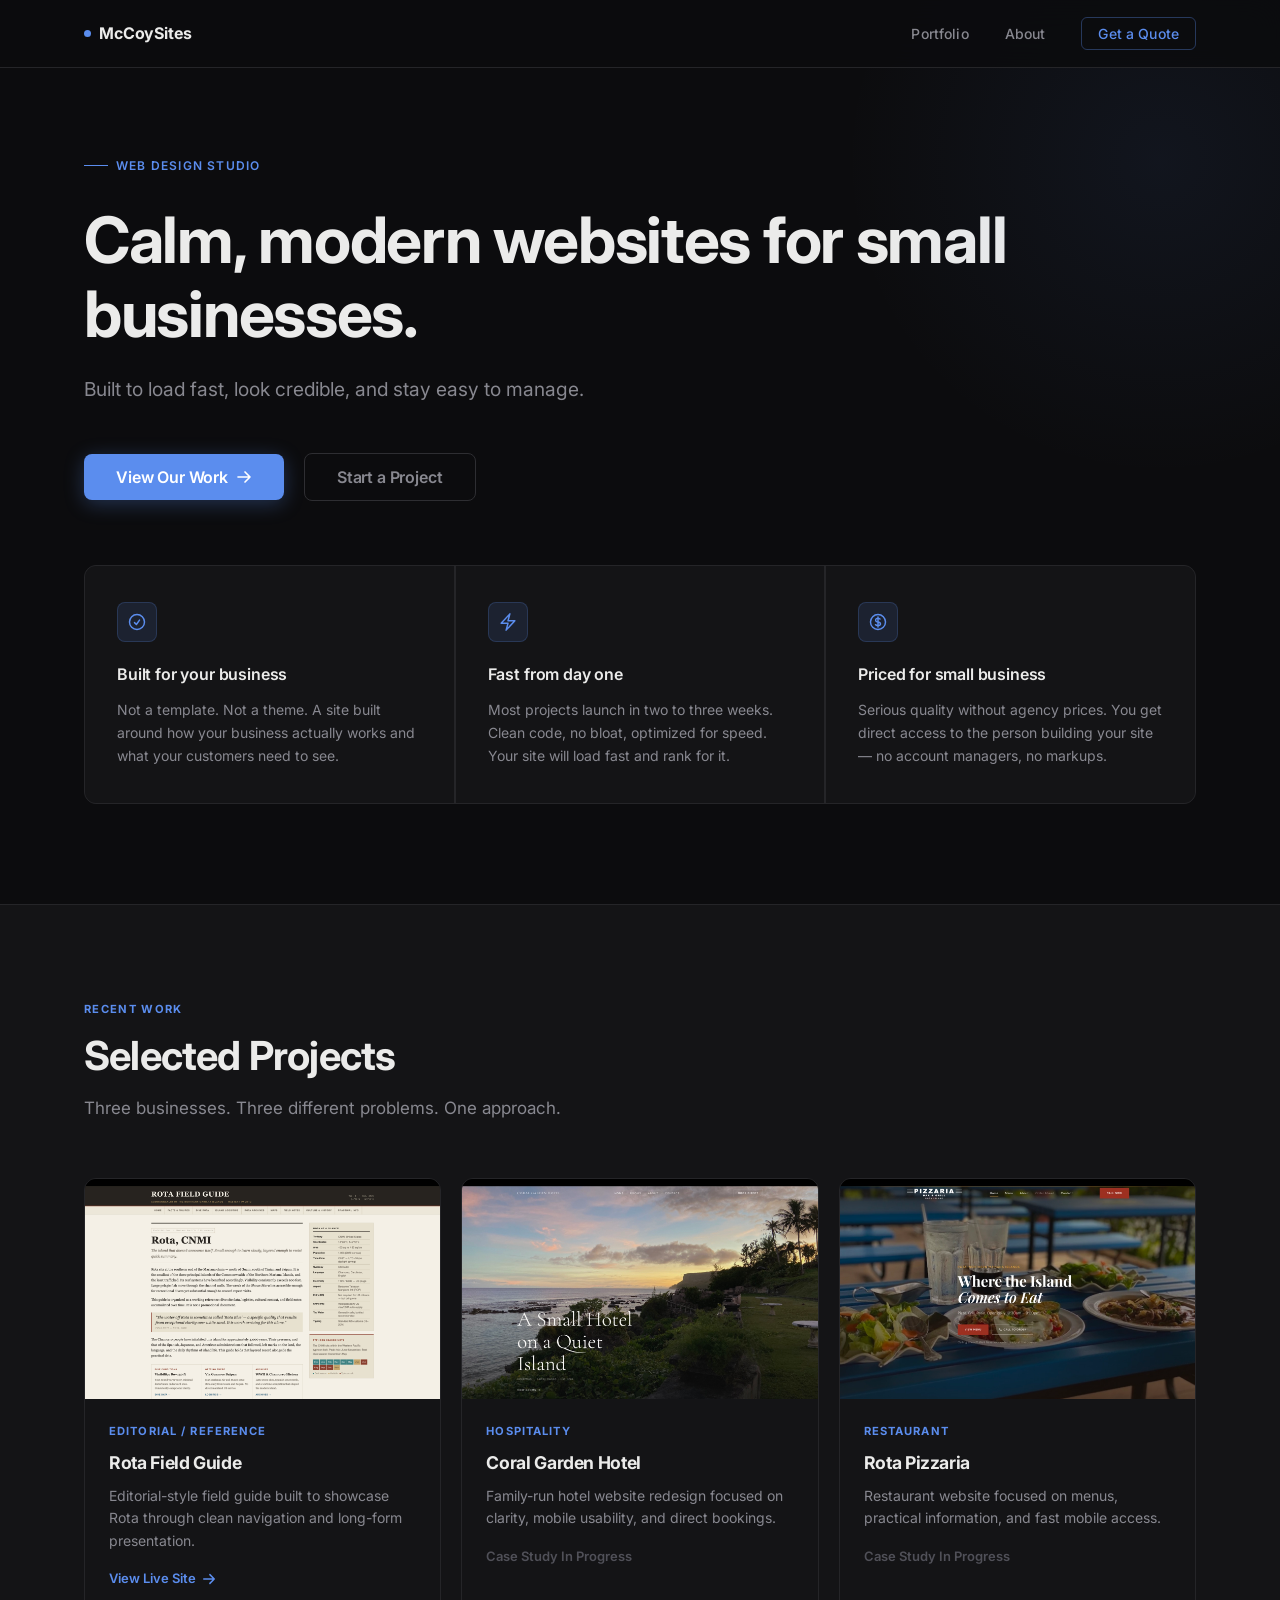
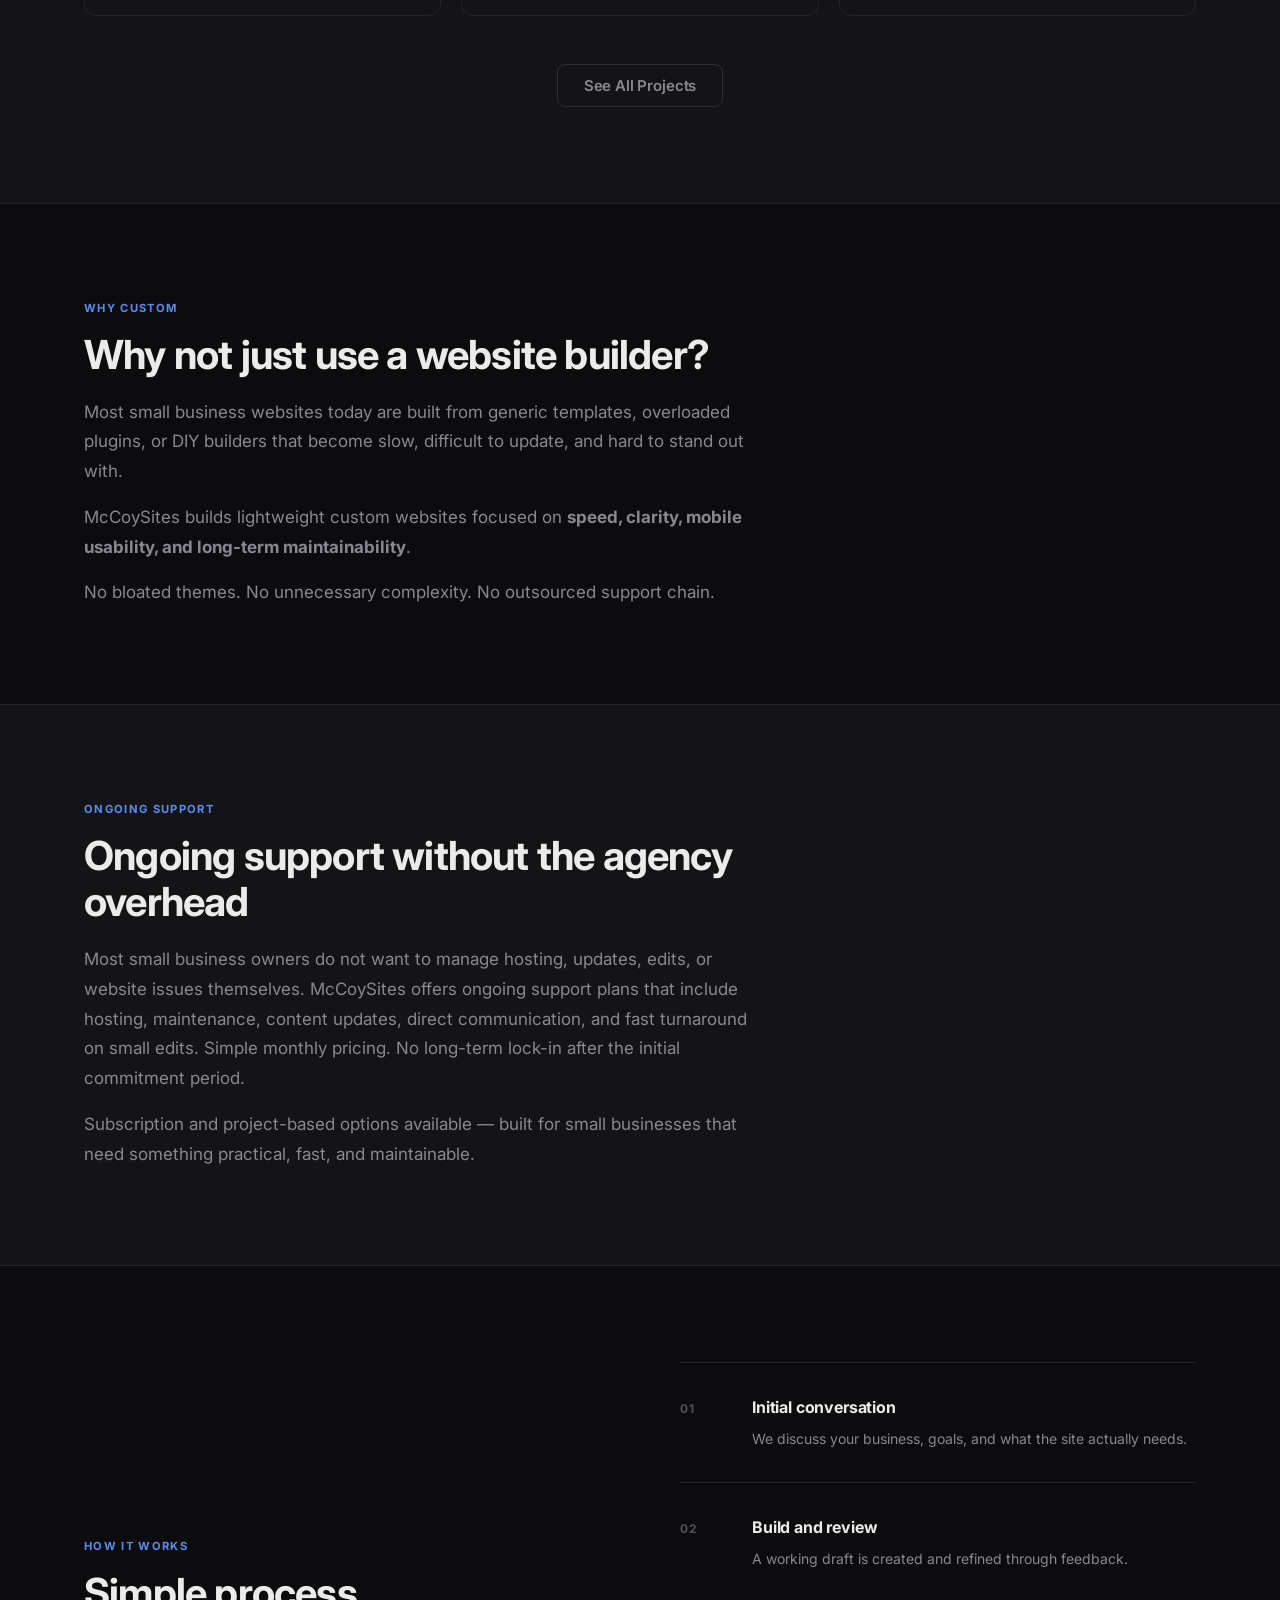
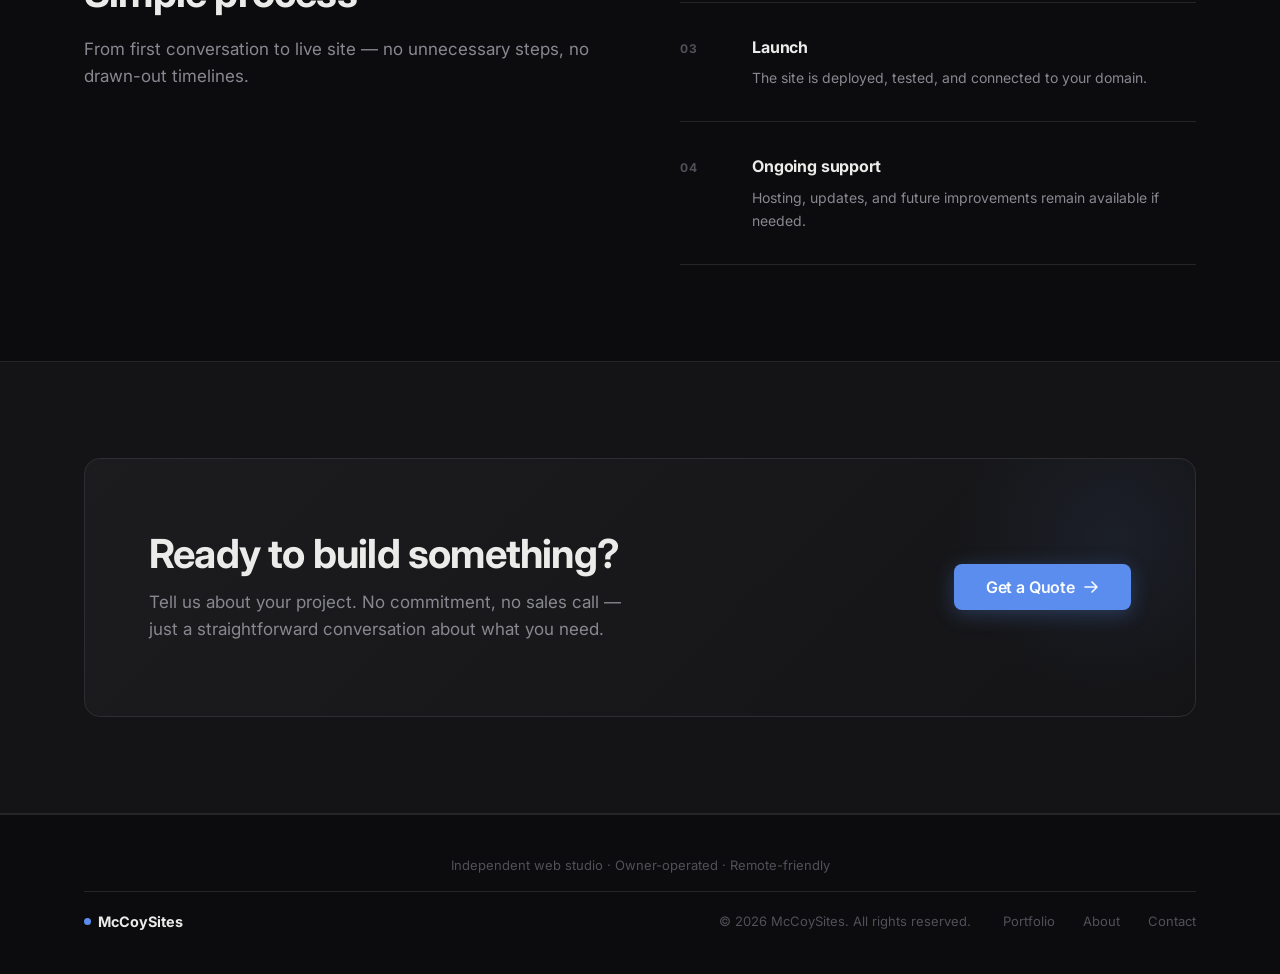
<file: index.html>
<!DOCTYPE html>
<html lang="en">
<head>
  <meta charset="UTF-8" />
  <meta name="viewport" content="width=device-width, initial-scale=1.0" />
  <title>McCoySites — Web Design for Small Business</title>
  <meta name="description" content="Professional web design for small businesses. Clean, modern sites built fast. No agency overhead." />

  <!-- Fonts -->
  <link rel="preconnect" href="https://fonts.googleapis.com" />
  <link rel="preconnect" href="https://fonts.gstatic.com" crossorigin />
  <link href="https://fonts.googleapis.com/css2?family=Inter:wght@400;500;600;700;800&display=swap" rel="stylesheet" />

  <link rel="stylesheet" href="css/styles.css" />
</head>
<body>

  <!-- ── Navigation ──────────────────────────────────────── -->
  <nav class="nav">
    <div class="container nav__inner">
      <a href="index.html" class="nav__logo">
        <span class="nav__logo-dot"></span>
        McCoySites
      </a>
      <ul class="nav__links">
        <li><a href="portfolio.html">Portfolio</a></li>
        <li><a href="about.html">About</a></li>
        <li><a href="contact.html" class="nav__cta">Get a Quote</a></li>
      </ul>
      <button class="nav__toggle" aria-label="Toggle navigation" onclick="document.querySelector('.nav__links').classList.toggle('open')">
        <span></span><span></span><span></span>
      </button>
    </div>
  </nav>

  <!-- ── Hero ────────────────────────────────────────────── -->
  <section class="hero">
    <div class="container">
      <span class="hero__label">Web Design Studio</span>
      <h1 class="hero__headline">
        Calm, modern websites for small businesses.
      </h1>
      <p class="hero__sub">
        Built to load fast, look credible, and stay easy to manage.
      </p>
      <div class="hero__actions">
        <a href="portfolio.html" class="btn btn--primary btn--lg">
          View Our Work
          <svg xmlns="http://www.w3.org/2000/svg" fill="none" viewBox="0 0 24 24" stroke="currentColor" stroke-width="2.5"><path stroke-linecap="round" stroke-linejoin="round" d="M13.5 4.5L21 12m0 0l-7.5 7.5M21 12H3"/></svg>
        </a>
        <a href="contact.html" class="btn btn--ghost btn--lg">Start a Project</a>
      </div>

      <!-- Value props -->
      <div class="features">
        <div class="feature">
          <div class="feature__icon">
            <svg xmlns="http://www.w3.org/2000/svg" fill="none" viewBox="0 0 24 24" stroke="currentColor" stroke-width="1.75"><path stroke-linecap="round" stroke-linejoin="round" d="M9 12.75L11.25 15 15 9.75M21 12a9 9 0 11-18 0 9 9 0 0118 0z"/></svg>
          </div>
          <div class="feature__title">Built for your business</div>
          <p class="feature__body">Not a template. Not a theme. A site built around how your business actually works and what your customers need to see.</p>
        </div>
        <div class="feature">
          <div class="feature__icon">
            <svg xmlns="http://www.w3.org/2000/svg" fill="none" viewBox="0 0 24 24" stroke="currentColor" stroke-width="1.75"><path stroke-linecap="round" stroke-linejoin="round" d="M3.75 13.5l10.5-11.25L12 10.5h8.25L9.75 21.75 12 13.5H3.75z"/></svg>
          </div>
          <div class="feature__title">Fast from day one</div>
          <p class="feature__body">Most projects launch in two to three weeks. Clean code, no bloat, optimized for speed. Your site will load fast and rank for it.</p>
        </div>
        <div class="feature">
          <div class="feature__icon">
            <svg xmlns="http://www.w3.org/2000/svg" fill="none" viewBox="0 0 24 24" stroke="currentColor" stroke-width="1.75"><path stroke-linecap="round" stroke-linejoin="round" d="M12 6v12m-3-2.818l.879.659c1.171.879 3.07.879 4.242 0 1.172-.879 1.172-2.303 0-3.182C13.536 12.219 12.768 12 12 12c-.725 0-1.45-.22-2.003-.659-1.106-.879-1.106-2.303 0-3.182s2.9-.879 4.006 0l.415.33M21 12a9 9 0 11-18 0 9 9 0 0118 0z"/></svg>
          </div>
          <div class="feature__title">Priced for small business</div>
          <p class="feature__body">Serious quality without agency prices. You get direct access to the person building your site — no account managers, no markups.</p>
        </div>
      </div>
    </div>
  </section>

  <!-- ── Portfolio Preview ────────────────────────────────── -->
  <section class="section section--alt">
    <div class="container">
      <div class="section-header">
        <div class="section-header__label">Recent Work</div>
        <h2 class="section-header__title">Selected Projects</h2>
        <p class="section-header__body">Three businesses. Three different problems. One approach.</p>
      </div>

      <div class="portfolio-grid portfolio-grid--equal">

        <!-- Rota Field Guide -->
        <a class="portfolio-card" href="https://www.rotafieldguide.com" target="_blank" rel="noopener noreferrer" style="display: block; text-decoration: none;">
          <div class="portfolio-card__thumb">
            <img
              src="images/rotafieldguide-thumb.jpg"
              alt="Rota Field Guide — screenshot of the homepage"
              loading="lazy"
            />
          </div>
          <div class="portfolio-card__body">
            <div class="portfolio-card__category">Editorial / Reference</div>
            <div class="portfolio-card__title">Rota Field Guide</div>
            <p class="portfolio-card__desc">Editorial-style field guide built to showcase Rota through clean navigation and long-form presentation.</p>
            <span class="portfolio-card__link">
              View Live Site
              <svg xmlns="http://www.w3.org/2000/svg" fill="none" viewBox="0 0 24 24" stroke="currentColor" stroke-width="2.5" width="14" height="14"><path stroke-linecap="round" stroke-linejoin="round" d="M13.5 4.5L21 12m0 0l-7.5 7.5M21 12H3"/></svg>
            </span>
          </div>
        </a>

        <!-- Coral Garden Hotel -->
        <div class="portfolio-card">
          <div class="portfolio-card__thumb">
            <img
              src="images/coralgardenhotel-thumb.jpg"
              alt="Coral Garden Hotel — screenshot of the homepage"
              loading="lazy"
            />
          </div>
          <div class="portfolio-card__body">
            <div class="portfolio-card__category">Hospitality</div>
            <div class="portfolio-card__title">Coral Garden Hotel</div>
            <p class="portfolio-card__desc">Family-run hotel website redesign focused on clarity, mobile usability, and direct bookings.</p>
            <span class="portfolio-card__link" style="color: var(--text-3); cursor: default;">
              Case Study In Progress
            </span>
          </div>
        </div>

        <!-- Rota Pizzaria -->
        <div class="portfolio-card">
          <div class="portfolio-card__thumb">
            <img
              src="images/rotapizzariathumb.jpg"
              alt="Rota Pizzaria — screenshot of the homepage"
              loading="lazy"
            />
          </div>
          <div class="portfolio-card__body">
            <div class="portfolio-card__category">Restaurant</div>
            <div class="portfolio-card__title">Rota Pizzaria</div>
            <p class="portfolio-card__desc">Restaurant website focused on menus, practical information, and fast mobile access.</p>
            <span class="portfolio-card__link" style="color: var(--text-3); cursor: default;">
              Case Study In Progress
            </span>
          </div>
        </div>

      </div>

      <div style="margin-top: 48px; text-align: center;">
        <a href="portfolio.html" class="btn btn--ghost">See All Projects</a>
      </div>
    </div>
  </section>

  <!-- ── Why Custom ───────────────────────────────────────── -->
  <section class="section">
    <div class="container">
      <div style="max-width: 720px;">
        <div class="section-header__label" style="font-size: 0.7rem; font-weight: 700; letter-spacing: 0.12em; text-transform: uppercase; color: var(--accent); margin-bottom: 14px;">Why Custom</div>
        <h2 style="margin-bottom: 20px;">Why not just use a website builder?</h2>
        <p style="font-size: 1.0625rem; color: var(--text-2); line-height: 1.75; margin-bottom: 16px;">
          Most small business websites today are built from generic templates, overloaded plugins, or DIY builders that become slow, difficult to update, and hard to stand out with.
        </p>
        <p style="font-size: 1.0625rem; color: var(--text-2); line-height: 1.75; margin-bottom: 16px;">
          McCoySites builds lightweight custom websites focused on <strong>speed, clarity, mobile usability, and long-term maintainability</strong>.
        </p>
        <p style="font-size: 1.0625rem; color: var(--text-2); line-height: 1.75;">
          No bloated themes. No unnecessary complexity. No outsourced support chain.
        </p>
      </div>
    </div>
  </section>

  <!-- ── Ongoing Support ───────────────────────────────────── -->
  <section class="section section--alt">
    <div class="container">
      <div style="max-width: 720px;">
        <div class="section-header__label" style="font-size: 0.7rem; font-weight: 700; letter-spacing: 0.12em; text-transform: uppercase; color: var(--accent); margin-bottom: 14px;">Ongoing Support</div>
        <h2 style="margin-bottom: 20px;">Ongoing support without the agency overhead</h2>
        <p style="font-size: 1.0625rem; color: var(--text-2); line-height: 1.75;">
          Most small business owners do not want to manage hosting, updates, edits, or website issues themselves. McCoySites offers ongoing support plans that include hosting, maintenance, content updates, direct communication, and fast turnaround on small edits. Simple monthly pricing. No long-term lock-in after the initial commitment period.
        </p>
        <p style="font-size: 1.0625rem; color: var(--text-2); line-height: 1.75; margin-top: 16px;">
          Subscription and project-based options available — built for small businesses that need something practical, fast, and maintainable.
        </p>
      </div>
    </div>
  </section>

  <!-- ── Process ───────────────────────────────────────────── -->
  <section class="section">
    <div class="container">
      <div class="how-it-works-grid">
        <div>
          <div class="section-header__label" style="font-size: 0.7rem; font-weight: 700; letter-spacing: 0.12em; text-transform: uppercase; color: var(--accent); margin-bottom: 14px;">How It Works</div>
          <h2 style="margin-bottom: 20px;">Simple process</h2>
          <p style="font-size: 1.0625rem; color: var(--text-2);">From first conversation to live site — no unnecessary steps, no drawn-out timelines.</p>
        </div>

        <div class="about-process">
          <div class="process-step">
            <div class="process-step__num">01</div>
            <div>
              <div class="process-step__title">Initial conversation</div>
              <p class="process-step__body">We discuss your business, goals, and what the site actually needs.</p>
            </div>
          </div>
          <div class="process-step">
            <div class="process-step__num">02</div>
            <div>
              <div class="process-step__title">Build and review</div>
              <p class="process-step__body">A working draft is created and refined through feedback.</p>
            </div>
          </div>
          <div class="process-step">
            <div class="process-step__num">03</div>
            <div>
              <div class="process-step__title">Launch</div>
              <p class="process-step__body">The site is deployed, tested, and connected to your domain.</p>
            </div>
          </div>
          <div class="process-step">
            <div class="process-step__num">04</div>
            <div>
              <div class="process-step__title">Ongoing support</div>
              <p class="process-step__body">Hosting, updates, and future improvements remain available if needed.</p>
            </div>
          </div>
        </div>
      </div>
    </div>
  </section>

  <!-- ── CTA Band ─────────────────────────────────────────── -->
  <section class="section section--alt">
    <div class="container">
      <div class="cta-band">
        <div class="cta-band__text">
          <h2>Ready to build something?</h2>
          <p>Tell us about your project. No commitment, no sales call — just a straightforward conversation about what you need.</p>
        </div>
        <a href="contact.html" class="btn btn--primary btn--lg" style="white-space: nowrap; flex-shrink: 0;">
          Get a Quote
          <svg xmlns="http://www.w3.org/2000/svg" fill="none" viewBox="0 0 24 24" stroke="currentColor" stroke-width="2.5"><path stroke-linecap="round" stroke-linejoin="round" d="M13.5 4.5L21 12m0 0l-7.5 7.5M21 12H3"/></svg>
        </a>
      </div>
    </div>
  </section>

  <!-- ── Footer ───────────────────────────────────────────── -->
  <footer class="footer">
    <div class="container">
      <p class="footer__tagline">Independent web studio · Owner-operated · Remote-friendly</p>
    </div>
    <div class="container footer__inner">
      <div class="footer__logo">
        <span class="nav__logo-dot"></span>
        McCoySites
      </div>
      <p class="footer__copy">© <span id="footer-year"></span> McCoySites. All rights reserved.</p>
      <script>document.getElementById('footer-year').textContent = new Date().getFullYear();</script>
      <ul class="footer__links">
        <li><a href="portfolio.html">Portfolio</a></li>
        <li><a href="about.html">About</a></li>
        <li><a href="contact.html">Contact</a></li>
      </ul>
    </div>
  </footer>

</body>
</html>
</file>
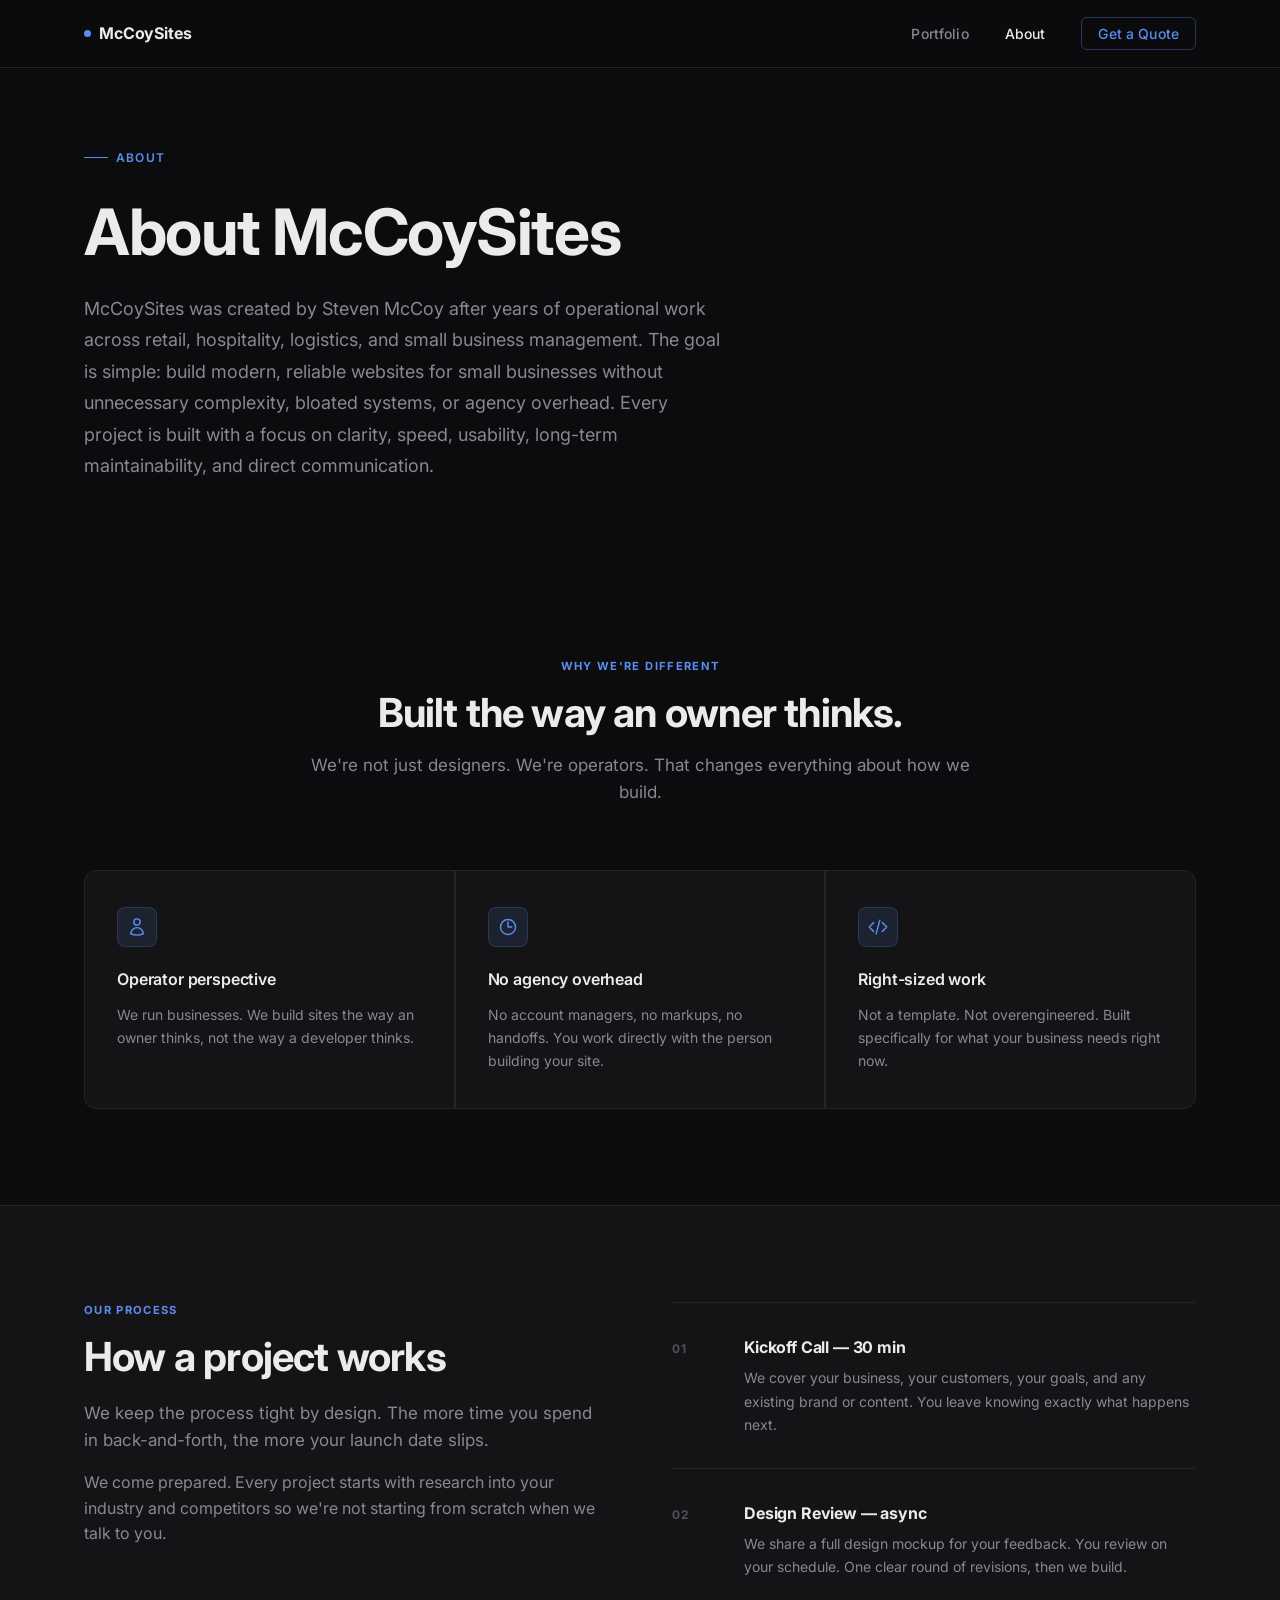
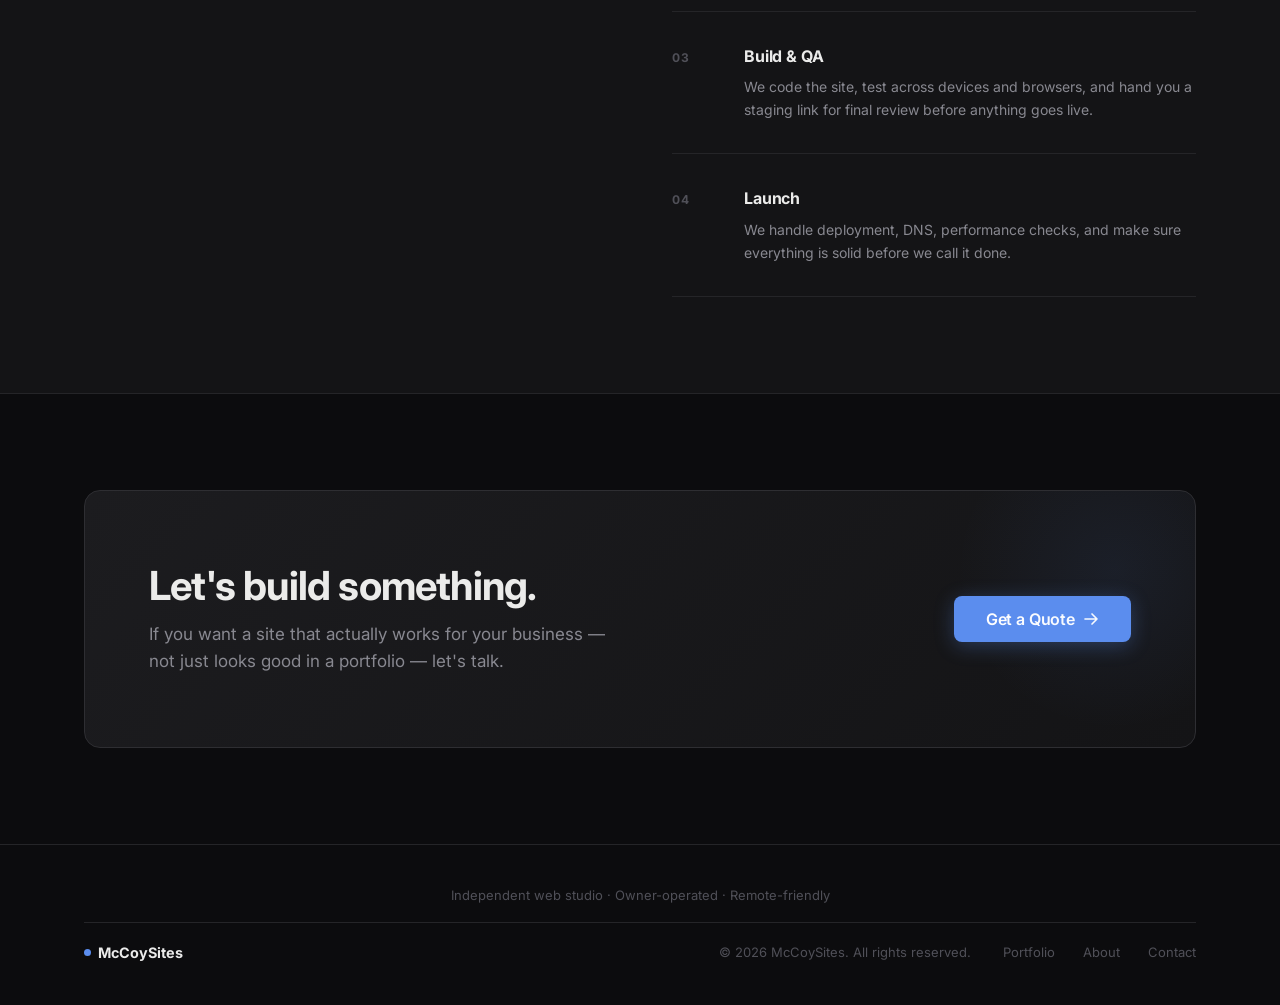
<file: about.html>
<!DOCTYPE html>
<html lang="en">
<head>
  <meta charset="UTF-8" />
  <meta name="viewport" content="width=device-width, initial-scale=1.0" />
  <title>About — McCoySites</title>
  <meta name="description" content="McCoySites is a one-person web design studio. Building for the web since 1998. No agency overhead — you work directly with the person building your site." />

  <link rel="preconnect" href="https://fonts.googleapis.com" />
  <link rel="preconnect" href="https://fonts.gstatic.com" crossorigin />
  <link href="https://fonts.googleapis.com/css2?family=Inter:wght@400;500;600;700;800&display=swap" rel="stylesheet" />

  <link rel="stylesheet" href="css/styles.css" />
</head>
<body>

  <!-- ── Navigation ──────────────────────────────────────── -->
  <nav class="nav">
    <div class="container nav__inner">
      <a href="index.html" class="nav__logo">
        <span class="nav__logo-dot"></span>
        McCoySites
      </a>
      <ul class="nav__links">
        <li><a href="portfolio.html">Portfolio</a></li>
        <li><a href="about.html" class="active">About</a></li>
        <li><a href="contact.html" class="nav__cta">Get a Quote</a></li>
      </ul>
      <button class="nav__toggle" aria-label="Toggle navigation" onclick="document.querySelector('.nav__links').classList.toggle('open')">
        <span></span><span></span><span></span>
      </button>
    </div>
  </nav>

  <!-- ── About Hero ──────────────────────────────────────── -->
  <section class="about-hero">
    <div class="container">
      <span class="hero__label">About</span>
      <h1 style="margin-bottom: 24px; max-width: 18ch;">About McCoySites</h1>
      <p style="font-size: 1.125rem; color: var(--text-2); max-width: 58ch; line-height: 1.75;">
        McCoySites was created by Steven McCoy after years of operational work across retail, hospitality, logistics, and small business management. The goal is simple: build modern, reliable websites for small businesses without unnecessary complexity, bloated systems, or agency overhead. Every project is built with a focus on clarity, speed, usability, long-term maintainability, and direct communication.
      </p>
    </div>
  </section>

  <!-- ── Why We're Different ─────────────────────────────── -->
  <section class="section">
    <div class="container">
      <div style="max-width: 680px; margin: 0 auto; text-align: center; margin-bottom: 64px;">
        <div class="section-header__label" style="font-size: 0.7rem; font-weight: 700; letter-spacing: 0.12em; text-transform: uppercase; color: var(--accent); margin-bottom: 14px;">Why We're Different</div>
        <h2 style="margin-bottom: 16px;">Built the way an owner thinks.</h2>
        <p style="font-size: 1.0625rem; color: var(--text-2);">We're not just designers. We're operators. That changes everything about how we build.</p>
      </div>

      <div class="features">
        <div class="feature">
          <div class="feature__icon">
            <svg xmlns="http://www.w3.org/2000/svg" fill="none" viewBox="0 0 24 24" stroke="currentColor" stroke-width="1.75"><path stroke-linecap="round" stroke-linejoin="round" d="M15.75 6a3.75 3.75 0 11-7.5 0 3.75 3.75 0 017.5 0zM4.501 20.118a7.5 7.5 0 0114.998 0A17.933 17.933 0 0112 21.75c-2.676 0-5.216-.584-7.499-1.632z"/></svg>
          </div>
          <div class="feature__title">Operator perspective</div>
          <p class="feature__body">We run businesses. We build sites the way an owner thinks, not the way a developer thinks.</p>
        </div>
        <div class="feature">
          <div class="feature__icon">
            <svg xmlns="http://www.w3.org/2000/svg" fill="none" viewBox="0 0 24 24" stroke="currentColor" stroke-width="1.75"><path stroke-linecap="round" stroke-linejoin="round" d="M12 6v6h4.5m4.5 0a9 9 0 11-18 0 9 9 0 0118 0z"/></svg>
          </div>
          <div class="feature__title">No agency overhead</div>
          <p class="feature__body">No account managers, no markups, no handoffs. You work directly with the person building your site.</p>
        </div>
        <div class="feature">
          <div class="feature__icon">
            <svg xmlns="http://www.w3.org/2000/svg" fill="none" viewBox="0 0 24 24" stroke="currentColor" stroke-width="1.75"><path stroke-linecap="round" stroke-linejoin="round" d="M17.25 6.75L22.5 12l-5.25 5.25m-10.5 0L1.5 12l5.25-5.25m7.5-3l-4.5 16.5"/></svg>
          </div>
          <div class="feature__title">Right-sized work</div>
          <p class="feature__body">Not a template. Not overengineered. Built specifically for what your business needs right now.</p>
        </div>
      </div>
    </div>
  </section>

  <!-- ── How We Work ──────────────────────────────────────── -->
  <section class="section section--alt">
    <div class="container">
      <div class="about-grid" style="gap: 64px;">
        <div>
          <div class="section-header__label" style="font-size: 0.7rem; font-weight: 700; letter-spacing: 0.12em; text-transform: uppercase; color: var(--accent); margin-bottom: 14px;">Our Process</div>
          <h2 style="margin-bottom: 20px;">How a project works</h2>
          <p style="font-size: 1.0625rem; margin-bottom: 16px;">
            We keep the process tight by design. The more time you spend in back-and-forth, the more your launch date slips.
          </p>
          <p>
            We come prepared. Every project starts with research into your industry and competitors so we're not starting from scratch when we talk to you.
          </p>
        </div>

        <div class="about-process">
          <div class="process-step">
            <div class="process-step__num">01</div>
            <div>
              <div class="process-step__title">Kickoff Call — 30 min</div>
              <p class="process-step__body">We cover your business, your customers, your goals, and any existing brand or content. You leave knowing exactly what happens next.</p>
            </div>
          </div>
          <div class="process-step">
            <div class="process-step__num">02</div>
            <div>
              <div class="process-step__title">Design Review — async</div>
              <p class="process-step__body">We share a full design mockup for your feedback. You review on your schedule. One clear round of revisions, then we build.</p>
            </div>
          </div>
          <div class="process-step">
            <div class="process-step__num">03</div>
            <div>
              <div class="process-step__title">Build & QA</div>
              <p class="process-step__body">We code the site, test across devices and browsers, and hand you a staging link for final review before anything goes live.</p>
            </div>
          </div>
          <div class="process-step">
            <div class="process-step__num">04</div>
            <div>
              <div class="process-step__title">Launch</div>
              <p class="process-step__body">We handle deployment, DNS, performance checks, and make sure everything is solid before we call it done.</p>
            </div>
          </div>
        </div>
      </div>
    </div>
  </section>

  <!-- ── CTA ─────────────────────────────────────────────── -->
  <section class="section">
    <div class="container">
      <div class="cta-band">
        <div class="cta-band__text">
          <h2>Let's build something.</h2>
          <p>If you want a site that actually works for your business — not just looks good in a portfolio — let's talk.</p>
        </div>
        <a href="contact.html" class="btn btn--primary btn--lg" style="white-space: nowrap; flex-shrink: 0;">
          Get a Quote
          <svg xmlns="http://www.w3.org/2000/svg" fill="none" viewBox="0 0 24 24" stroke="currentColor" stroke-width="2.5"><path stroke-linecap="round" stroke-linejoin="round" d="M13.5 4.5L21 12m0 0l-7.5 7.5M21 12H3"/></svg>
        </a>
      </div>
    </div>
  </section>

  <!-- ── Footer ───────────────────────────────────────────── -->
  <footer class="footer">
    <div class="container">
      <p class="footer__tagline">Independent web studio · Owner-operated · Remote-friendly</p>
    </div>
    <div class="container footer__inner">
      <div class="footer__logo">
        <span class="nav__logo-dot"></span>
        McCoySites
      </div>
      <p class="footer__copy">© <span id="footer-year"></span> McCoySites. All rights reserved.</p>
      <script>document.getElementById('footer-year').textContent = new Date().getFullYear();</script>
      <ul class="footer__links">
        <li><a href="portfolio.html">Portfolio</a></li>
        <li><a href="about.html">About</a></li>
        <li><a href="contact.html">Contact</a></li>
      </ul>
    </div>
  </footer>

</body>
</html>
</file>
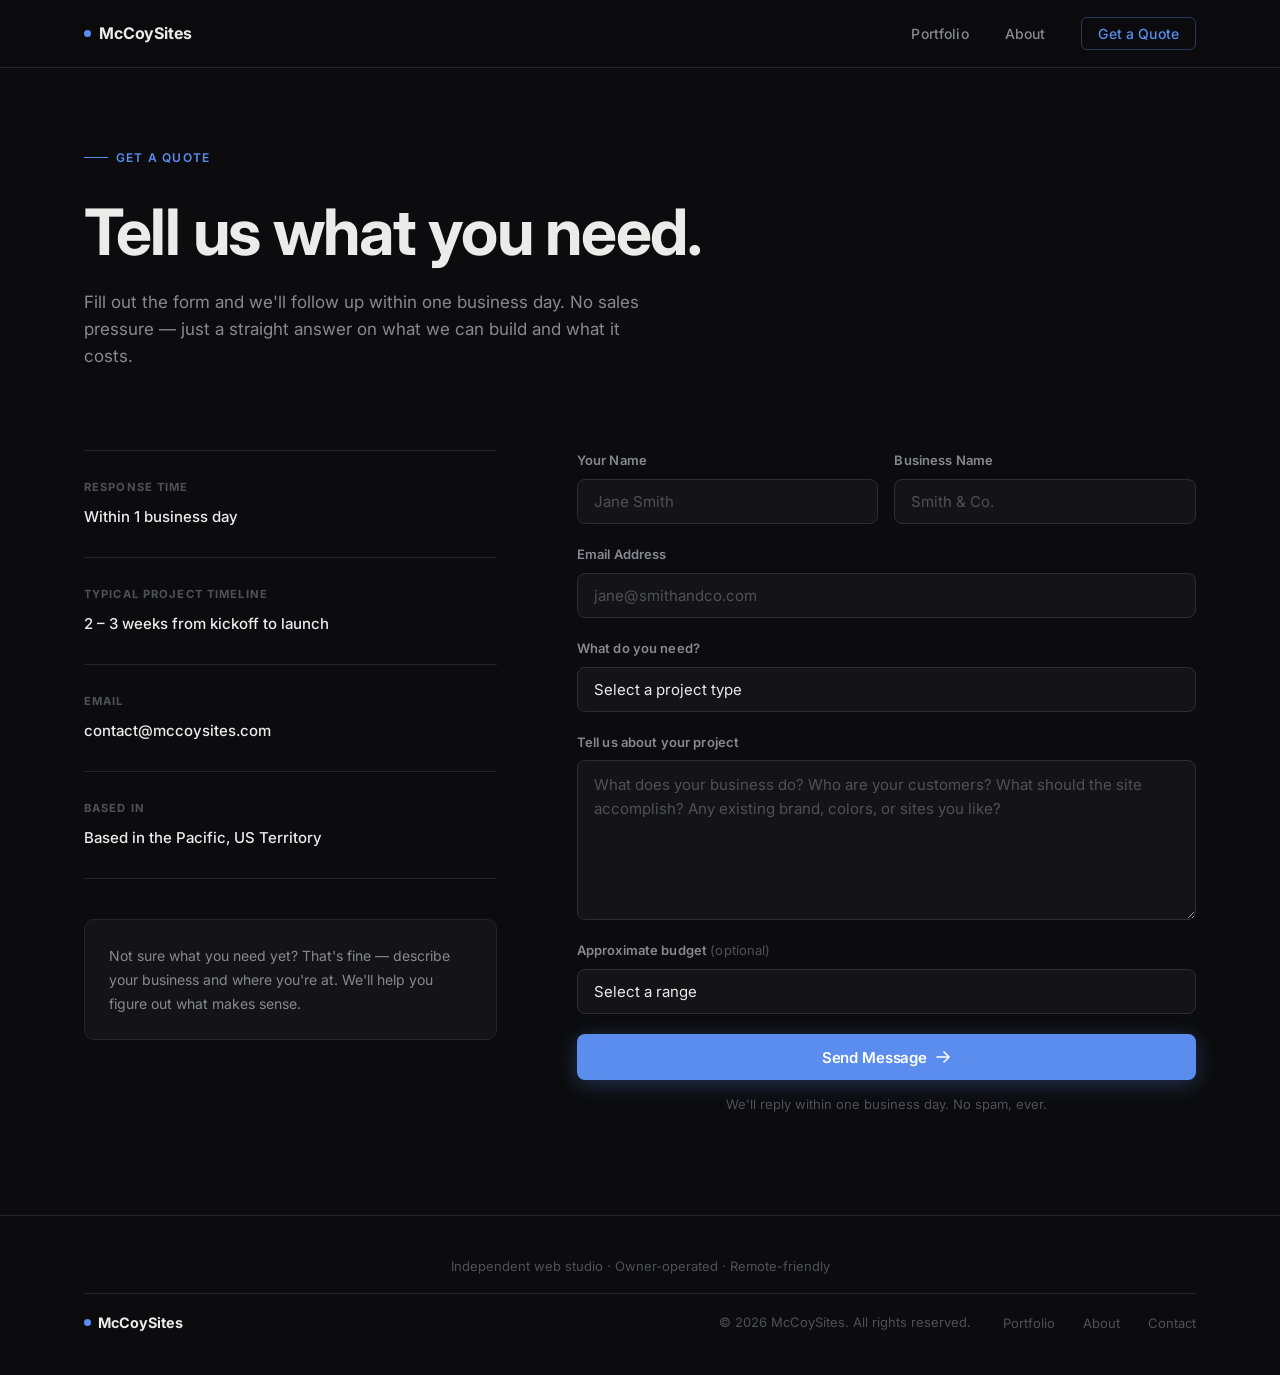
<file: contact.html>
<!DOCTYPE html>
<html lang="en">
<head>
  <meta charset="UTF-8" />
  <meta name="viewport" content="width=device-width, initial-scale=1.0" />
  <title>Contact — McCoySites</title>
  <meta name="description" content="Tell us about your project. We'll come back with a clear plan and a straightforward quote." />

  <link rel="preconnect" href="https://fonts.googleapis.com" />
  <link rel="preconnect" href="https://fonts.gstatic.com" crossorigin />
  <link href="https://fonts.googleapis.com/css2?family=Inter:wght@400;500;600;700;800&display=swap" rel="stylesheet" />

  <link rel="stylesheet" href="css/styles.css" />
</head>
<body>

  <!-- ── Navigation ──────────────────────────────────────── -->
  <nav class="nav">
    <div class="container nav__inner">
      <a href="index.html" class="nav__logo">
        <span class="nav__logo-dot"></span>
        McCoySites
      </a>
      <ul class="nav__links">
        <li><a href="portfolio.html">Portfolio</a></li>
        <li><a href="about.html">About</a></li>
        <li><a href="contact.html" class="nav__cta active">Get a Quote</a></li>
      </ul>
      <button class="nav__toggle" aria-label="Toggle navigation" onclick="document.querySelector('.nav__links').classList.toggle('open')">
        <span></span><span></span><span></span>
      </button>
    </div>
  </nav>

  <!-- ── Contact Hero ────────────────────────────────────── -->
  <section class="contact-hero">
    <div class="container">
      <span class="hero__label">Get a Quote</span>
      <h1 style="margin-bottom: 20px; max-width: 16ch;">Tell us what you need.</h1>
      <p style="font-size: 1.0625rem; color: var(--text-2); max-width: 52ch;">
        Fill out the form and we'll follow up within one business day. No sales pressure — just a straight answer on what we can build and what it costs.
      </p>
    </div>
  </section>

  <!-- ── Contact Layout ──────────────────────────────────── -->
  <section class="section" style="padding-top: 0; padding-bottom: 100px;">
    <div class="container">
      <div class="contact-layout">

        <!-- Left: Info -->
        <div>
          <div class="contact-aside__item">
            <div class="contact-aside__label">Response time</div>
            <div class="contact-aside__value">Within 1 business day</div>
          </div>
          <div class="contact-aside__item">
            <div class="contact-aside__label">Typical project timeline</div>
            <div class="contact-aside__value">2 – 3 weeks from kickoff to launch</div>
          </div>
          <div class="contact-aside__item">
            <div class="contact-aside__label">Email</div>
            <div class="contact-aside__value">contact@mccoysites.com</div>
          </div>
          <div class="contact-aside__item">
            <div class="contact-aside__label">Based in</div>
            <div class="contact-aside__value">Based in the Pacific, US Territory</div>
          </div>

          <div style="margin-top: 40px; padding: 24px; background: var(--surface); border: 1px solid var(--border); border-radius: 10px;">
            <p style="font-size: 0.875rem; color: var(--text-2); line-height: 1.7; max-width: none;">
              Not sure what you need yet? That's fine — describe your business and where you're at. We'll help you figure out what makes sense.
            </p>
          </div>
        </div>

        <!-- Right: Form -->
        <div>
          <form
            class="form"
            action="https://formspree.io/f/xykvrnne"
            method="POST"
          >
            <div class="form-row">
              <div class="form-field">
                <label for="name">Your Name</label>
                <input
                  type="text"
                  id="name"
                  name="name"
                  placeholder="Jane Smith"
                  required
                  autocomplete="name"
                />
              </div>
              <div class="form-field">
                <label for="business">Business Name</label>
                <input
                  type="text"
                  id="business"
                  name="business"
                  placeholder="Smith & Co."
                  autocomplete="organization"
                />
              </div>
            </div>

            <div class="form-field">
              <label for="email">Email Address</label>
              <input
                type="email"
                id="email"
                name="_replyto"
                placeholder="jane@smithandco.com"
                required
                autocomplete="email"
              />
            </div>

            <div class="form-field">
              <label for="project-type">What do you need?</label>
              <select id="project-type" name="project_type">
                <option value="" disabled selected>Select a project type</option>
                <option value="new-site">New website — starting from scratch</option>
                <option value="redesign">Redesign an existing site</option>
                <option value="landing-page">Single landing page</option>
                <option value="not-sure">Not sure yet — let's talk</option>
              </select>
            </div>

            <div class="form-field">
              <label for="description">Tell us about your project</label>
              <textarea
                id="description"
                name="message"
                placeholder="What does your business do? Who are your customers? What should the site accomplish? Any existing brand, colors, or sites you like?"
                required
              ></textarea>
            </div>

            <div class="form-field">
              <label for="budget">Approximate budget <span style="color: var(--text-3); font-weight: 400;">(optional)</span></label>
              <select id="budget" name="budget">
                <option value="" disabled selected>Select a range</option>
                <option value="under-1500">Under $1,500</option>
                <option value="1500-3000">$1,500 – $3,000</option>
                <option value="3000-6000">$3,000 – $6,000</option>
                <option value="6000-plus">$6,000+</option>
                <option value="unknown">Not sure</option>
              </select>
            </div>

            <div>
              <button type="submit" class="btn btn--primary" style="width: 100%; justify-content: center; padding: 15px;">
                Send Message
                <svg xmlns="http://www.w3.org/2000/svg" fill="none" viewBox="0 0 24 24" stroke="currentColor" stroke-width="2.5"><path stroke-linecap="round" stroke-linejoin="round" d="M13.5 4.5L21 12m0 0l-7.5 7.5M21 12H3"/></svg>
              </button>
              <p class="form__note" style="margin-top: 14px; text-align: center;">
                We'll reply within one business day. No spam, ever.
              </p>
            </div>
          </form>
        </div>
      </div>
    </div>
  </section>

  <!-- ── Footer ───────────────────────────────────────────── -->
  <footer class="footer">
    <div class="container">
      <p class="footer__tagline">Independent web studio · Owner-operated · Remote-friendly</p>
    </div>
    <div class="container footer__inner">
      <div class="footer__logo">
        <span class="nav__logo-dot"></span>
        McCoySites
      </div>
      <p class="footer__copy">© <span id="footer-year"></span> McCoySites. All rights reserved.</p>
      <script>document.getElementById('footer-year').textContent = new Date().getFullYear();</script>
      <ul class="footer__links">
        <li><a href="portfolio.html">Portfolio</a></li>
        <li><a href="about.html">About</a></li>
        <li><a href="contact.html">Contact</a></li>
      </ul>
    </div>
  </footer>

</body>
</html>
</file>
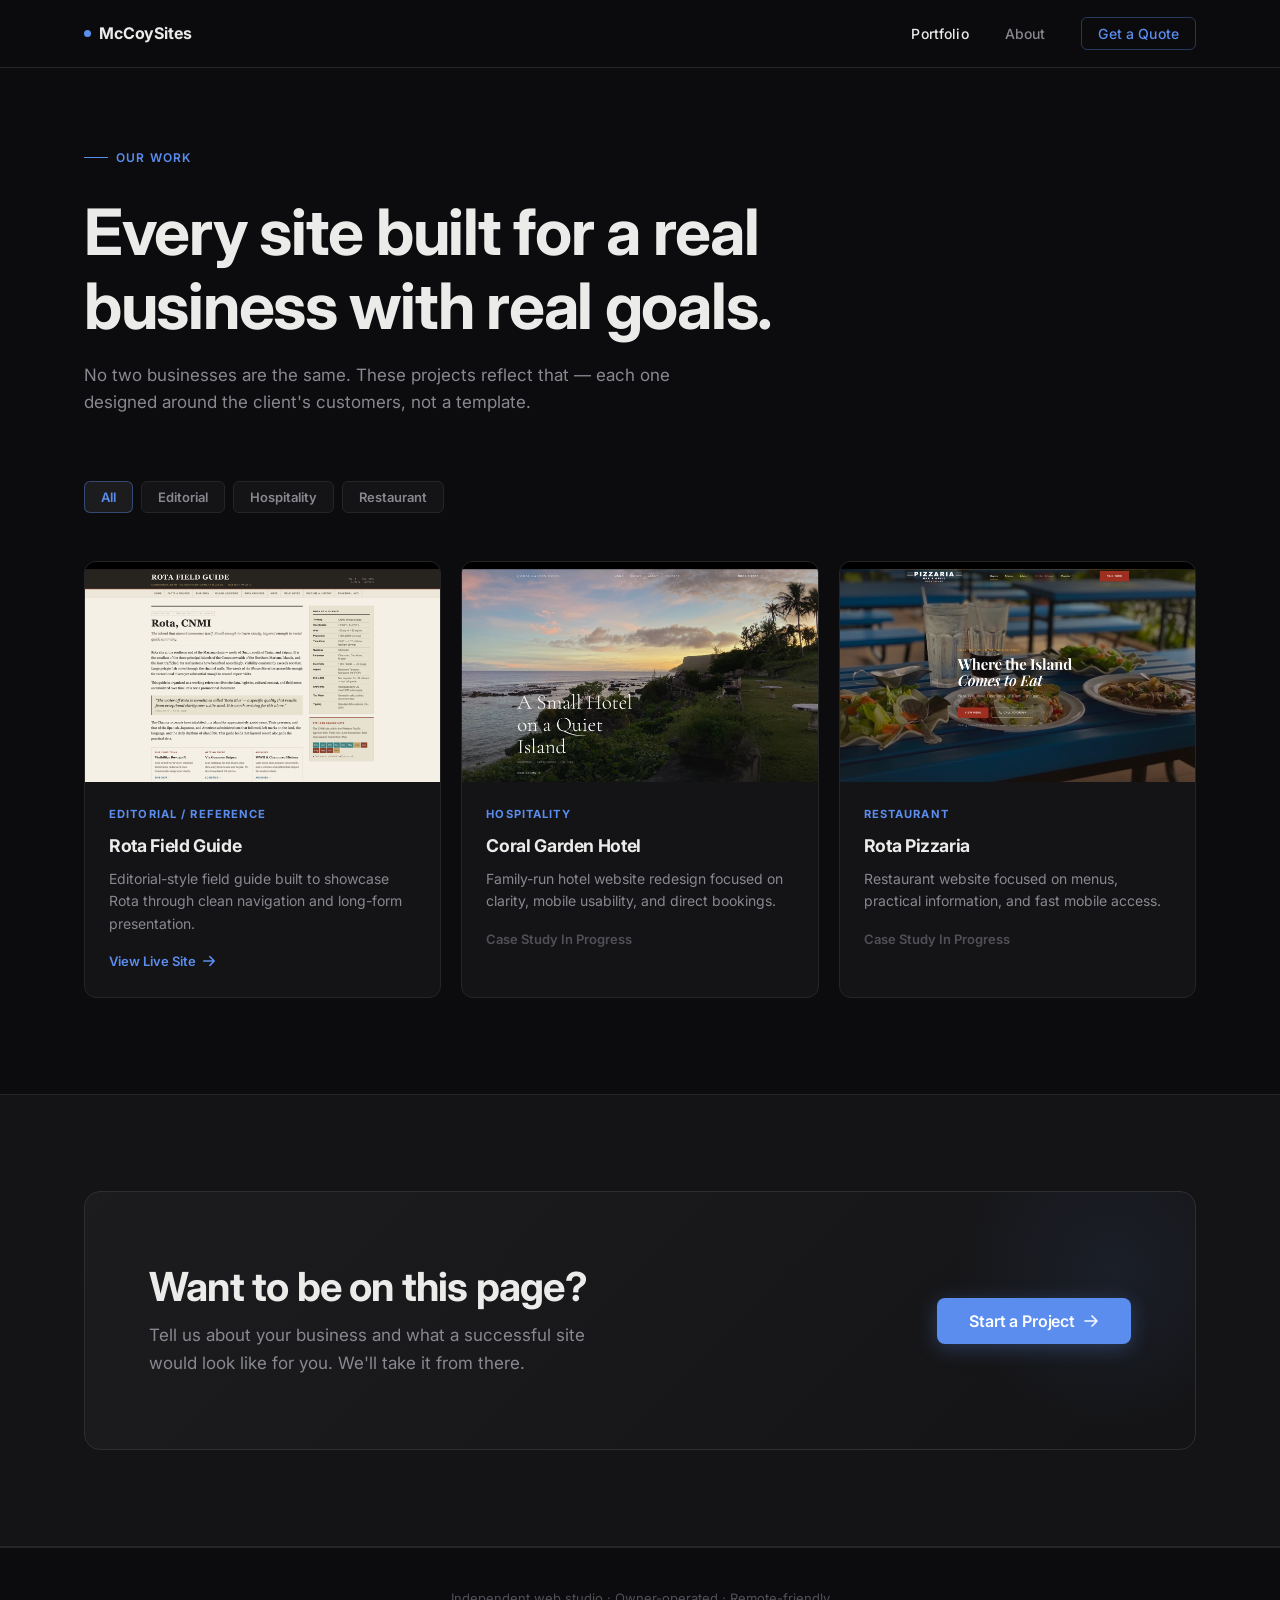
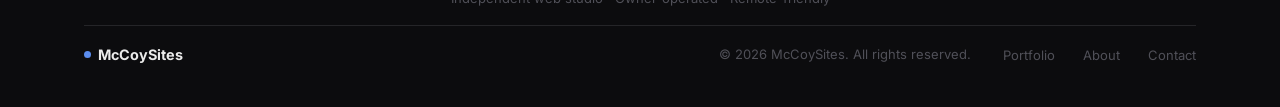
<file: portfolio.html>
<!DOCTYPE html>
<html lang="en">
<head>
  <meta charset="UTF-8" />
  <meta name="viewport" content="width=device-width, initial-scale=1.0" />
  <title>Portfolio — McCoySites</title>
  <meta name="description" content="Web design projects for small businesses. See our work." />

  <link rel="preconnect" href="https://fonts.googleapis.com" />
  <link rel="preconnect" href="https://fonts.gstatic.com" crossorigin />
  <link href="https://fonts.googleapis.com/css2?family=Inter:wght@400;500;600;700;800&display=swap" rel="stylesheet" />

  <link rel="stylesheet" href="css/styles.css" />
</head>
<body>

  <!-- ── Navigation ──────────────────────────────────────── -->
  <nav class="nav">
    <div class="container nav__inner">
      <a href="index.html" class="nav__logo">
        <span class="nav__logo-dot"></span>
        McCoySites
      </a>
      <ul class="nav__links">
        <li><a href="portfolio.html" class="active">Portfolio</a></li>
        <li><a href="about.html">About</a></li>
        <li><a href="contact.html" class="nav__cta">Get a Quote</a></li>
      </ul>
      <button class="nav__toggle" aria-label="Toggle navigation" onclick="document.querySelector('.nav__links').classList.toggle('open')">
        <span></span><span></span><span></span>
      </button>
    </div>
  </nav>

  <!-- ── Portfolio Hero ──────────────────────────────────── -->
  <section class="portfolio-hero">
    <div class="container">
      <span class="hero__label">Our Work</span>
      <h1 style="margin-bottom: 20px; max-width: 18ch;">Every site built for a real business with real goals.</h1>
      <p style="font-size: 1.0625rem; color: var(--text-2); max-width: 56ch;">
        No two businesses are the same. These projects reflect that — each one designed around the client's customers, not a template.
      </p>
    </div>
  </section>

  <!-- ── Portfolio Grid ──────────────────────────────────── -->
  <section class="section" style="padding-top: 0;">
    <div class="container">

      <div class="portfolio-filter">
        <button class="filter-btn active">All</button>
        <button class="filter-btn">Editorial</button>
        <button class="filter-btn">Hospitality</button>
        <button class="filter-btn">Restaurant</button>
      </div>

      <div class="portfolio-grid portfolio-grid--equal">

        <!-- Rota Field Guide -->
        <a class="portfolio-card" href="https://www.rotafieldguide.com" target="_blank" rel="noopener noreferrer" style="display: block; text-decoration: none;">
          <div class="portfolio-card__thumb">
            <img
              src="images/rotafieldguide-thumb.jpg"
              alt="Rota Field Guide — screenshot of the homepage"
              loading="lazy"
            />
          </div>
          <div class="portfolio-card__body">
            <div class="portfolio-card__category">Editorial / Reference</div>
            <div class="portfolio-card__title">Rota Field Guide</div>
            <p class="portfolio-card__desc">
              Editorial-style field guide built to showcase Rota through clean navigation and long-form presentation.
            </p>
            <span class="portfolio-card__link">
              View Live Site
              <svg xmlns="http://www.w3.org/2000/svg" fill="none" viewBox="0 0 24 24" stroke="currentColor" stroke-width="2.5" width="14" height="14"><path stroke-linecap="round" stroke-linejoin="round" d="M13.5 4.5L21 12m0 0l-7.5 7.5M21 12H3"/></svg>
            </span>
          </div>
        </a>

        <!-- Coral Garden Hotel -->
        <div class="portfolio-card">
          <div class="portfolio-card__thumb">
            <img
              src="images/coralgardenhotel-thumb.jpg"
              alt="Coral Garden Hotel — screenshot of the homepage"
              loading="lazy"
            />
          </div>
          <div class="portfolio-card__body">
            <div class="portfolio-card__category">Hospitality</div>
            <div class="portfolio-card__title">Coral Garden Hotel</div>
            <p class="portfolio-card__desc">
              Family-run hotel website redesign focused on clarity, mobile usability, and direct bookings.
            </p>
            <span class="portfolio-card__link" style="color: var(--text-3); cursor: default;">
              Case Study In Progress
            </span>
          </div>
        </div>

        <!-- Rota Pizzaria -->
        <div class="portfolio-card">
          <div class="portfolio-card__thumb">
            <img
              src="images/rotapizzariathumb.jpg"
              alt="Rota Pizzaria — screenshot of the homepage"
              loading="lazy"
            />
          </div>
          <div class="portfolio-card__body">
            <div class="portfolio-card__category">Restaurant</div>
            <div class="portfolio-card__title">Rota Pizzaria</div>
            <p class="portfolio-card__desc">
              Restaurant website focused on menus, practical information, and fast mobile access.
            </p>
            <span class="portfolio-card__link" style="color: var(--text-3); cursor: default;">
              Case Study In Progress
            </span>
          </div>
        </div>

      </div>
    </div>
  </section>

  <!-- ── CTA Band ─────────────────────────────────────────── -->
  <section class="section section--alt">
    <div class="container">
      <div class="cta-band">
        <div class="cta-band__text">
          <h2>Want to be on this page?</h2>
          <p>Tell us about your business and what a successful site would look like for you. We'll take it from there.</p>
        </div>
        <a href="contact.html" class="btn btn--primary btn--lg" style="white-space: nowrap; flex-shrink: 0;">
          Start a Project
          <svg xmlns="http://www.w3.org/2000/svg" fill="none" viewBox="0 0 24 24" stroke="currentColor" stroke-width="2.5"><path stroke-linecap="round" stroke-linejoin="round" d="M13.5 4.5L21 12m0 0l-7.5 7.5M21 12H3"/></svg>
        </a>
      </div>
    </div>
  </section>

  <!-- ── Footer ───────────────────────────────────────────── -->
  <footer class="footer">
    <div class="container">
      <p class="footer__tagline">Independent web studio · Owner-operated · Remote-friendly</p>
    </div>
    <div class="container footer__inner">
      <div class="footer__logo">
        <span class="nav__logo-dot"></span>
        McCoySites
      </div>
      <p class="footer__copy">© <span id="footer-year"></span> McCoySites. All rights reserved.</p>
      <script>document.getElementById('footer-year').textContent = new Date().getFullYear();</script>
      <ul class="footer__links">
        <li><a href="portfolio.html">Portfolio</a></li>
        <li><a href="about.html">About</a></li>
        <li><a href="contact.html">Contact</a></li>
      </ul>
    </div>
  </footer>

</body>
</html>
</file>
<file: css/styles.css>
/* ============================================================
   McCoySites — Global Stylesheet
   Stack: Plain HTML/CSS · Static · Cloudflare Pages
   ============================================================ */

/* ── Reset & Base ─────────────────────────────────────────── */
*, *::before, *::after {
  box-sizing: border-box;
  margin: 0;
  padding: 0;
}

:root {
  /* Color palette */
  --bg:           #0c0c0e;
  --surface:      #141416;
  --surface-2:    #1c1c1f;
  --border:       #252528;
  --border-light: #2e2e32;
  --text:         #ebebea;
  --text-2:       #888890;
  --text-3:       #505058;
  --accent:       #5b8dee;
  --accent-dim:   #3a6bcc;
  --accent-glow:  rgba(91, 141, 238, 0.12);

  /* Typography */
  --font:         'Inter', system-ui, -apple-system, sans-serif;
  --mono:         'JetBrains Mono', 'Fira Code', monospace;

  /* Spacing */
  --max-w:        1160px;
  --nav-h:        68px;
  --section-pad:  96px;

  /* Transitions */
  --ease:         cubic-bezier(0.22, 1, 0.36, 1);
}

html {
  font-size: 16px;
  scroll-behavior: smooth;
}

body {
  font-family: var(--font);
  background: var(--bg);
  color: var(--text);
  line-height: 1.6;
  -webkit-font-smoothing: antialiased;
  min-height: 100vh;
}

img {
  display: block;
  max-width: 100%;
}

a {
  color: inherit;
  text-decoration: none;
}

/* ── Typography ───────────────────────────────────────────── */
h1, h2, h3, h4 {
  font-weight: 700;
  line-height: 1.15;
  letter-spacing: -0.02em;
}

h1 { font-size: clamp(2.4rem, 5.5vw, 4rem); }
h2 { font-size: clamp(1.75rem, 3.5vw, 2.5rem); }
h3 { font-size: clamp(1.2rem, 2vw, 1.5rem); }
h4 { font-size: 1rem; letter-spacing: 0.06em; text-transform: uppercase; }

p {
  color: var(--text-2);
  max-width: 62ch;
}

/* ── Layout Utilities ─────────────────────────────────────── */
.container {
  width: 100%;
  max-width: var(--max-w);
  margin: 0 auto;
  padding: 0 24px;
}

.section {
  padding: var(--section-pad) 0;
}

.section--alt {
  background: var(--surface);
  border-top: 1px solid var(--border);
  border-bottom: 1px solid var(--border);
}

/* ── Navigation ───────────────────────────────────────────── */
.nav {
  position: fixed;
  top: 0;
  left: 0;
  right: 0;
  z-index: 100;
  height: var(--nav-h);
  background: rgba(12, 12, 14, 0.88);
  backdrop-filter: blur(16px);
  -webkit-backdrop-filter: blur(16px);
  border-bottom: 1px solid var(--border);
}

.nav__inner {
  display: flex;
  align-items: center;
  justify-content: space-between;
  height: 100%;
}

.nav__logo {
  font-size: 1rem;
  font-weight: 700;
  letter-spacing: -0.01em;
  color: var(--text);
  display: flex;
  align-items: center;
  gap: 8px;
}

.nav__logo-dot {
  width: 7px;
  height: 7px;
  border-radius: 50%;
  background: var(--accent);
  display: inline-block;
}

.nav__links {
  display: flex;
  align-items: center;
  gap: 36px;
  list-style: none;
}

.nav__links a {
  font-size: 0.875rem;
  font-weight: 500;
  color: var(--text-2);
  letter-spacing: 0.01em;
  transition: color 0.2s;
}

.nav__links a:hover,
.nav__links a.active {
  color: var(--text);
}

.nav__cta {
  font-size: 0.8125rem;
  font-weight: 600;
  color: var(--accent) !important;
  border: 1px solid rgba(91, 141, 238, 0.35);
  padding: 7px 16px;
  border-radius: 6px;
  transition: background 0.2s, border-color 0.2s !important;
}

.nav__cta:hover {
  background: var(--accent-glow) !important;
  border-color: var(--accent) !important;
}

/* Mobile nav toggle */
.nav__toggle {
  display: none;
  flex-direction: column;
  gap: 5px;
  background: none;
  border: none;
  cursor: pointer;
  padding: 4px;
}

.nav__toggle span {
  display: block;
  width: 22px;
  height: 2px;
  background: var(--text);
  border-radius: 2px;
  transition: transform 0.25s var(--ease), opacity 0.2s;
}

/* ── Hero ─────────────────────────────────────────────────── */
.hero {
  padding-top: calc(var(--nav-h) + 80px);
  padding-bottom: 100px;
  position: relative;
  overflow: hidden;
}

.hero::before {
  content: '';
  position: absolute;
  top: -160px;
  right: -200px;
  width: 640px;
  height: 640px;
  background: radial-gradient(circle, rgba(91, 141, 238, 0.07) 0%, transparent 70%);
  pointer-events: none;
}

.hero__label {
  display: inline-flex;
  align-items: center;
  gap: 8px;
  font-size: 0.75rem;
  font-weight: 600;
  letter-spacing: 0.1em;
  text-transform: uppercase;
  color: var(--accent);
  margin-bottom: 28px;
}

.hero__label::before {
  content: '';
  display: block;
  width: 24px;
  height: 1px;
  background: var(--accent);
}

.hero__headline {
  margin-bottom: 24px;
  max-width: 22ch;
}

.hero__headline em {
  font-style: normal;
  color: var(--accent);
}

.hero__sub {
  font-size: clamp(1rem, 1.6vw, 1.2rem);
  color: var(--text-2);
  margin-bottom: 48px;
  max-width: 50ch;
}

.hero__actions {
  display: flex;
  align-items: center;
  gap: 20px;
  flex-wrap: wrap;
}


/* ── Buttons ──────────────────────────────────────────────── */
.btn {
  display: inline-flex;
  align-items: center;
  gap: 8px;
  font-family: var(--font);
  font-size: 0.9375rem;
  font-weight: 600;
  border-radius: 8px;
  padding: 13px 26px;
  border: none;
  cursor: pointer;
  transition: transform 0.2s var(--ease), box-shadow 0.2s, background 0.2s;
  letter-spacing: -0.01em;
  line-height: 1;
}

.btn:hover {
  transform: translateY(-1px);
}

.btn--primary {
  background: var(--accent);
  color: #fff;
  box-shadow: 0 4px 20px rgba(91, 141, 238, 0.3);
}

.btn--primary:hover {
  background: #6e9ef5;
  box-shadow: 0 6px 28px rgba(91, 141, 238, 0.4);
}

.btn--ghost {
  background: transparent;
  color: var(--text-2);
  border: 1px solid var(--border-light);
}

.btn--ghost:hover {
  background: var(--surface-2);
  color: var(--text);
  border-color: var(--text-3);
}

.btn--lg {
  font-size: 1rem;
  padding: 15px 32px;
}

/* Arrow icon inside button */
.btn svg {
  width: 16px;
  height: 16px;
  transition: transform 0.2s;
}

.btn:hover svg {
  transform: translateX(3px);
}

/* ── Value Props / Features Grid ──────────────────────────── */
.features {
  display: grid;
  grid-template-columns: repeat(3, 1fr);
  gap: 2px;
  margin-top: 64px;
  border: 1px solid var(--border);
  border-radius: 12px;
  overflow: hidden;
  background: var(--border);
}

.feature {
  background: var(--surface);
  padding: 36px 32px;
  transition: background 0.2s;
}

.feature:hover {
  background: var(--surface-2);
}

.feature__icon {
  width: 40px;
  height: 40px;
  border-radius: 8px;
  background: var(--accent-glow);
  border: 1px solid rgba(91, 141, 238, 0.2);
  display: flex;
  align-items: center;
  justify-content: center;
  margin-bottom: 20px;
  color: var(--accent);
}

.feature__icon svg {
  width: 20px;
  height: 20px;
}

.feature__title {
  font-size: 1rem;
  font-weight: 600;
  color: var(--text);
  margin-bottom: 10px;
  letter-spacing: -0.01em;
}

.feature__body {
  font-size: 0.875rem;
  color: var(--text-2);
  line-height: 1.65;
  max-width: none;
}

/* ── Section Headers ──────────────────────────────────────── */
.section-header {
  margin-bottom: 56px;
}

.section-header__label {
  font-size: 0.7rem;
  font-weight: 700;
  letter-spacing: 0.12em;
  text-transform: uppercase;
  color: var(--accent);
  margin-bottom: 14px;
}

.section-header__title {
  margin-bottom: 16px;
}

.section-header__body {
  font-size: 1.0625rem;
  color: var(--text-2);
}

/* ── Portfolio Grid ───────────────────────────────────────── */
.portfolio-grid {
  display: grid;
  grid-template-columns: repeat(12, 1fr);
  gap: 20px;
}

.portfolio-card {
  background: var(--surface);
  border: 1px solid var(--border);
  border-radius: 12px;
  overflow: hidden;
  transition: border-color 0.25s, transform 0.25s var(--ease);
  cursor: pointer;
}

.portfolio-card:hover {
  border-color: var(--border-light);
  transform: translateY(-3px);
}

.portfolio-card:nth-child(1) { grid-column: span 7; }
.portfolio-card:nth-child(2) { grid-column: span 5; }
.portfolio-card:nth-child(3) { grid-column: span 5; }
.portfolio-card:nth-child(4) { grid-column: span 7; }

/* On portfolio page: all equal */
.portfolio-grid--equal .portfolio-card {
  grid-column: span 4;
}

/* Featured card overrides equal grid — matches index.html span-7 treatment */
.portfolio-grid--equal .portfolio-card--featured {
  grid-column: span 8;
}

.portfolio-card__thumb {
  width: 100%;
  min-height: 220px;
  height: 220px;
  overflow: hidden;
}

.portfolio-card__thumb img {
  width: 100%;
  height: 100%;
  object-fit: cover;
  object-position: center top;
  display: block;
}

/* Placeholder thumbnail — matches card height, site color scheme */
.portfolio-card__thumb--placeholder {
  background: var(--surface-2);
  display: flex;
  align-items: center;
  justify-content: center;
  min-height: 220px;
  height: 220px;
}

.portfolio-card__thumb--placeholder span {
  font-size: 0.9375rem;
  font-weight: 600;
  color: var(--text-2);
  letter-spacing: -0.01em;
}


.portfolio-card__body {
  padding: 24px;
}

.portfolio-card__category {
  font-size: 0.7rem;
  font-weight: 700;
  letter-spacing: 0.1em;
  text-transform: uppercase;
  color: var(--accent);
  margin-bottom: 8px;
}

.portfolio-card__title {
  font-size: 1.1rem;
  font-weight: 700;
  color: var(--text);
  margin-bottom: 8px;
  letter-spacing: -0.02em;
}

.portfolio-card__desc {
  font-size: 0.875rem;
  color: var(--text-2);
  line-height: 1.6;
  max-width: none;
}

.portfolio-card__link {
  display: inline-flex;
  align-items: center;
  gap: 6px;
  font-size: 0.8125rem;
  font-weight: 600;
  color: var(--accent);
  margin-top: 16px;
  transition: gap 0.2s;
}

.portfolio-card__link:hover {
  gap: 10px;
}

/* ── CTA Band ─────────────────────────────────────────────── */
.cta-band {
  border-radius: 16px;
  background: linear-gradient(135deg, var(--surface-2) 0%, var(--surface) 100%);
  border: 1px solid var(--border-light);
  padding: 72px 64px;
  display: flex;
  align-items: center;
  justify-content: space-between;
  gap: 40px;
  position: relative;
  overflow: hidden;
}

.cta-band::before {
  content: '';
  position: absolute;
  top: -80px;
  right: -80px;
  width: 320px;
  height: 320px;
  background: radial-gradient(circle, rgba(91, 141, 238, 0.08) 0%, transparent 70%);
  pointer-events: none;
}

.cta-band__text {
  max-width: 480px;
}

.cta-band__text h2 {
  margin-bottom: 12px;
}

.cta-band__text p {
  font-size: 1.0625rem;
}

/* ── About Page ───────────────────────────────────────────── */
.about-hero {
  padding-top: calc(var(--nav-h) + 72px);
  padding-bottom: 80px;
}

.about-grid {
  display: grid;
  grid-template-columns: 1fr 1fr;
  gap: 80px;
  align-items: start;
}

.about-stat-row {
  display: flex;
  gap: 48px;
  margin-top: 48px;
  padding-top: 48px;
  border-top: 1px solid var(--border);
}

.about-stat__num {
  font-size: 2.5rem;
  font-weight: 800;
  letter-spacing: -0.04em;
  color: var(--text);
  line-height: 1;
  margin-bottom: 4px;
}

.about-stat__label {
  font-size: 0.8rem;
  color: var(--text-2);
}

.about-process {
  display: flex;
  flex-direction: column;
  gap: 0;
}

.process-step {
  display: grid;
  grid-template-columns: 48px 1fr;
  gap: 24px;
  padding: 32px 0;
  border-bottom: 1px solid var(--border);
}

.process-step:first-child {
  border-top: 1px solid var(--border);
}

.process-step__num {
  font-size: 0.75rem;
  font-weight: 700;
  letter-spacing: 0.08em;
  color: var(--text-3);
  padding-top: 4px;
}

.process-step__title {
  font-size: 1rem;
  font-weight: 700;
  color: var(--text);
  margin-bottom: 6px;
  letter-spacing: -0.01em;
}

.process-step__body {
  font-size: 0.875rem;
  color: var(--text-2);
  line-height: 1.65;
  max-width: none;
}

/* ── Contact Page ─────────────────────────────────────────── */
.contact-hero {
  padding-top: calc(var(--nav-h) + 72px);
  padding-bottom: 80px;
}

.contact-layout {
  display: grid;
  grid-template-columns: 1fr 1.5fr;
  gap: 80px;
  align-items: start;
}

.contact-aside__item {
  padding: 28px 0;
  border-bottom: 1px solid var(--border);
}

.contact-aside__item:first-child {
  border-top: 1px solid var(--border);
}

.contact-aside__label {
  font-size: 0.7rem;
  font-weight: 700;
  letter-spacing: 0.1em;
  text-transform: uppercase;
  color: var(--text-3);
  margin-bottom: 8px;
}

.contact-aside__value {
  font-size: 0.9375rem;
  color: var(--text);
  font-weight: 500;
}

/* ── Form ─────────────────────────────────────────────────── */
.form {
  display: flex;
  flex-direction: column;
  gap: 20px;
}

.form-row {
  display: grid;
  grid-template-columns: 1fr 1fr;
  gap: 16px;
}

.form-field {
  display: flex;
  flex-direction: column;
  gap: 8px;
}

.form-field label {
  font-size: 0.8125rem;
  font-weight: 600;
  color: var(--text-2);
  letter-spacing: 0.01em;
}

.form-field input,
.form-field textarea,
.form-field select {
  font-family: var(--font);
  font-size: 0.9375rem;
  background: var(--surface);
  border: 1px solid var(--border-light);
  border-radius: 8px;
  color: var(--text);
  padding: 12px 16px;
  outline: none;
  transition: border-color 0.2s, box-shadow 0.2s;
  width: 100%;
  -webkit-appearance: none;
}

.form-field input::placeholder,
.form-field textarea::placeholder {
  color: var(--text-3);
}

.form-field input:focus,
.form-field textarea:focus,
.form-field select:focus {
  border-color: var(--accent);
  box-shadow: 0 0 0 3px var(--accent-glow);
}

.form-field textarea {
  min-height: 160px;
  resize: vertical;
  line-height: 1.6;
}

.form-field select option {
  background: var(--surface-2);
}

.form__note {
  font-size: 0.8125rem;
  color: var(--text-3);
  max-width: none;
}

/* ── Portfolio Page ───────────────────────────────────────── */
.portfolio-hero {
  padding-top: calc(var(--nav-h) + 72px);
  padding-bottom: 64px;
}

.portfolio-filter {
  display: flex;
  gap: 8px;
  margin-bottom: 48px;
  flex-wrap: wrap;
}

.filter-btn {
  font-family: var(--font);
  font-size: 0.8125rem;
  font-weight: 600;
  color: var(--text-2);
  background: var(--surface);
  border: 1px solid var(--border);
  border-radius: 6px;
  padding: 7px 16px;
  cursor: pointer;
  transition: color 0.2s, background 0.2s, border-color 0.2s;
}

.filter-btn:hover,
.filter-btn.active {
  color: var(--text);
  background: var(--surface-2);
  border-color: var(--border-light);
}

.filter-btn.active {
  color: var(--accent);
  border-color: rgba(91, 141, 238, 0.4);
}

/* ── Footer ───────────────────────────────────────────────── */
.footer {
  border-top: 1px solid var(--border);
  padding: 40px 0;
  margin-top: auto;
}

.footer__inner {
  display: flex;
  align-items: center;
  justify-content: flex-start;
  gap: 32px;
  flex-wrap: wrap;
}

.footer__copy {
  font-size: 0.8125rem;
  color: var(--text-3);
  max-width: none;
  margin-left: auto;
}

.footer__logo {
  font-size: 0.9rem;
  font-weight: 700;
  color: var(--text);
  display: flex;
  align-items: center;
  gap: 7px;
}

.footer__tagline {
  font-size: 0.8125rem;
  color: var(--text-3);
  max-width: none;
  white-space: nowrap;
  text-align: center;
  padding-bottom: 16px;
  margin-bottom: 16px;
  border-bottom: 1px solid var(--border);
}

.footer__links {
  display: flex;
  gap: 28px;
  list-style: none;
}

.footer__links a {
  font-size: 0.8125rem;
  color: var(--text-3);
  transition: color 0.2s;
}

.footer__links a:hover {
  color: var(--text-2);
}

/* ── Divider ──────────────────────────────────────────────── */
.divider {
  border: none;
  border-top: 1px solid var(--border);
  margin: 0;
}


/* ── How It Works (index) ─────────────────────────────────── */
.how-it-works-grid {
  display: grid;
  grid-template-columns: 1fr 1fr;
  gap: 80px;
  align-items: center;
}

/* ── Responsive ───────────────────────────────────────────── */
@media (max-width: 768px) {
  .how-it-works-grid {
    grid-template-columns: 1fr;
    gap: 48px;
  }
}

@media (max-width: 900px) {
  :root {
    --section-pad: 64px;
  }

  .features {
    grid-template-columns: 1fr;
  }

  .portfolio-grid .portfolio-card:nth-child(n) {
    grid-column: span 12;
  }

  .portfolio-grid--equal .portfolio-card {
    grid-column: span 6;
  }

  .portfolio-grid--equal .portfolio-card--featured {
    grid-column: span 12;
  }

  .about-grid,
  .contact-layout {
    grid-template-columns: 1fr;
    gap: 48px;
  }

  .cta-band {
    flex-direction: column;
    padding: 48px 36px;
  }

  .about-stat-row {
    gap: 32px;
  }
}

@media (max-width: 640px) {
  :root {
    --section-pad: 48px;
    --nav-h: 60px;
  }

  .nav__links {
    display: none;
    position: fixed;
    top: var(--nav-h);
    left: 0;
    right: 0;
    background: var(--bg);
    border-bottom: 1px solid var(--border);
    flex-direction: column;
    gap: 0;
    padding: 8px 0;
    align-items: stretch;
  }

  .nav__links.open {
    display: flex;
  }

  .nav__links li a {
    display: block;
    padding: 14px 24px;
    border-bottom: 1px solid var(--border);
  }

  .nav__links li:last-child a {
    border: none;
    margin: 8px 16px;
    text-align: center;
  }

  .nav__toggle {
    display: flex;
  }

  .portfolio-grid--equal .portfolio-card {
    grid-column: span 12;
  }

  .form-row {
    grid-template-columns: 1fr;
  }

  .cta-band {
    padding: 40px 24px;
  }

  .about-stat-row {
    flex-direction: column;
    gap: 24px;
  }
}
</file>
